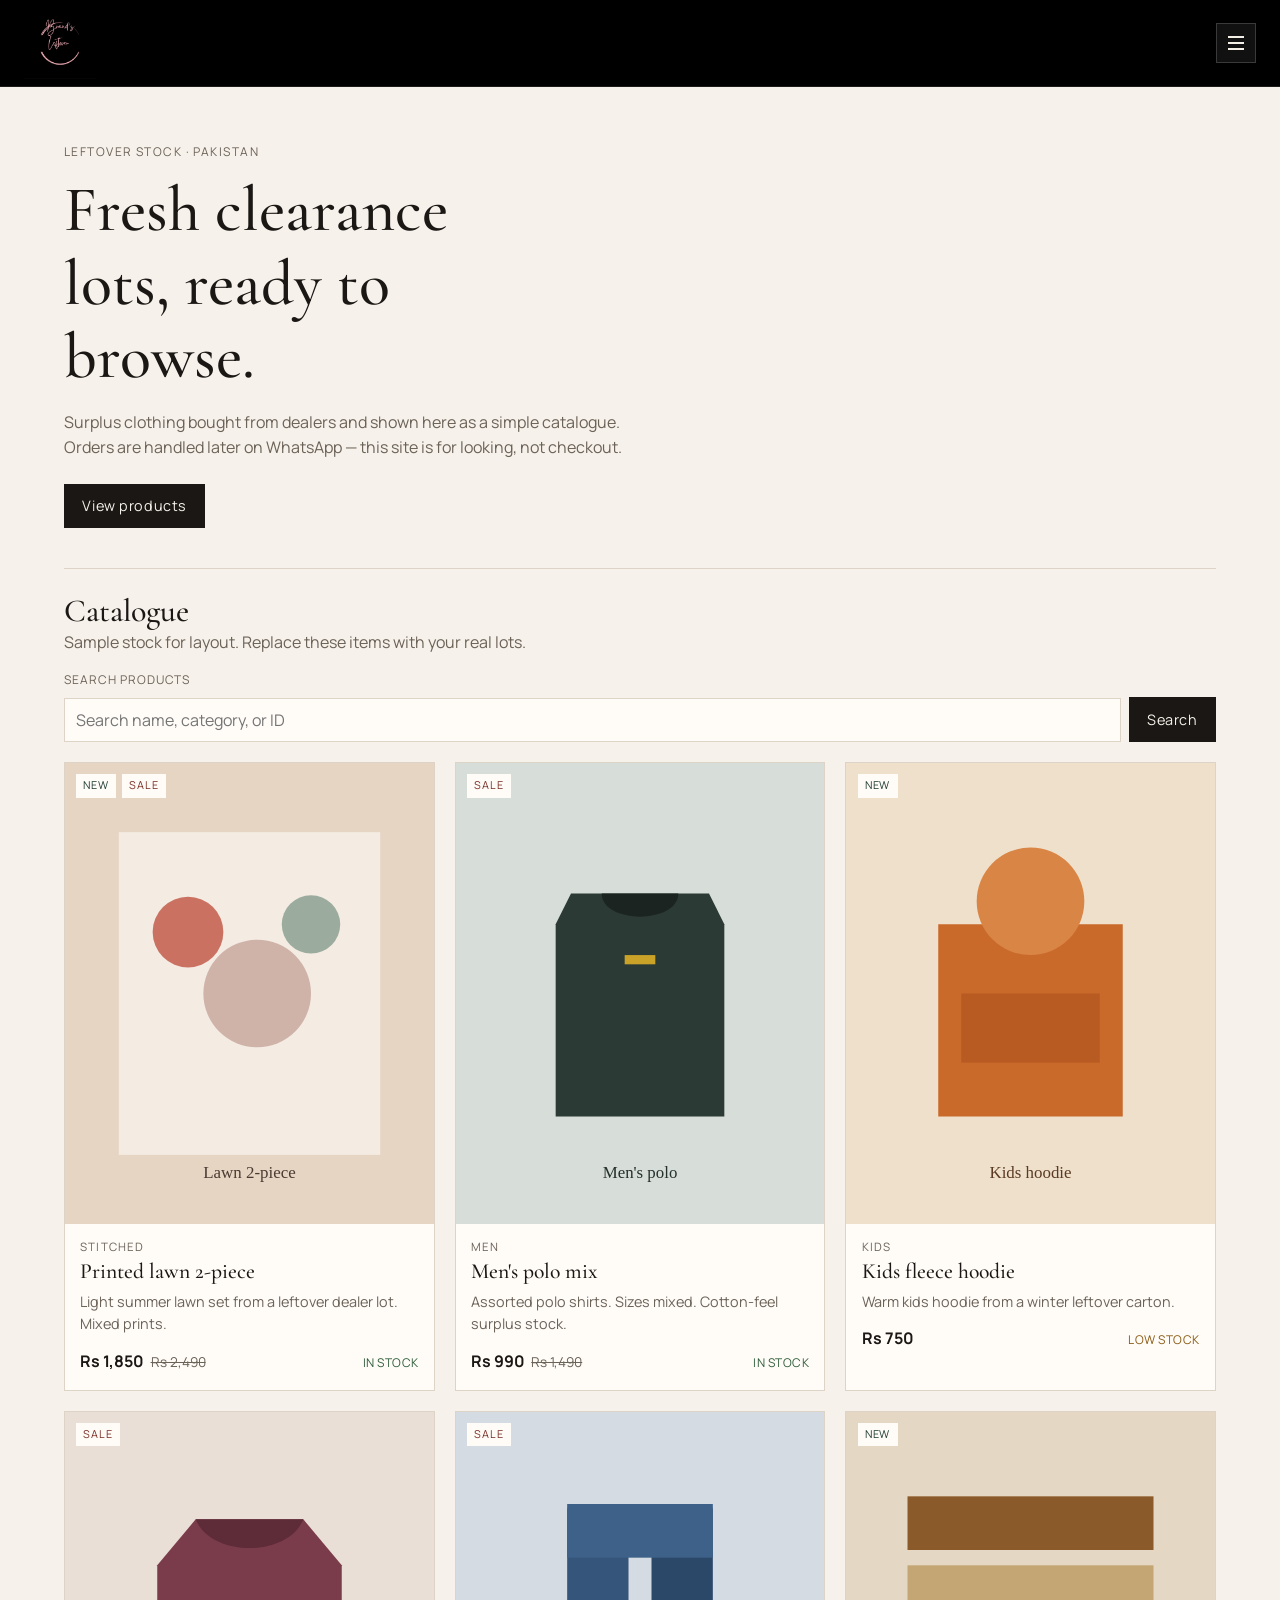
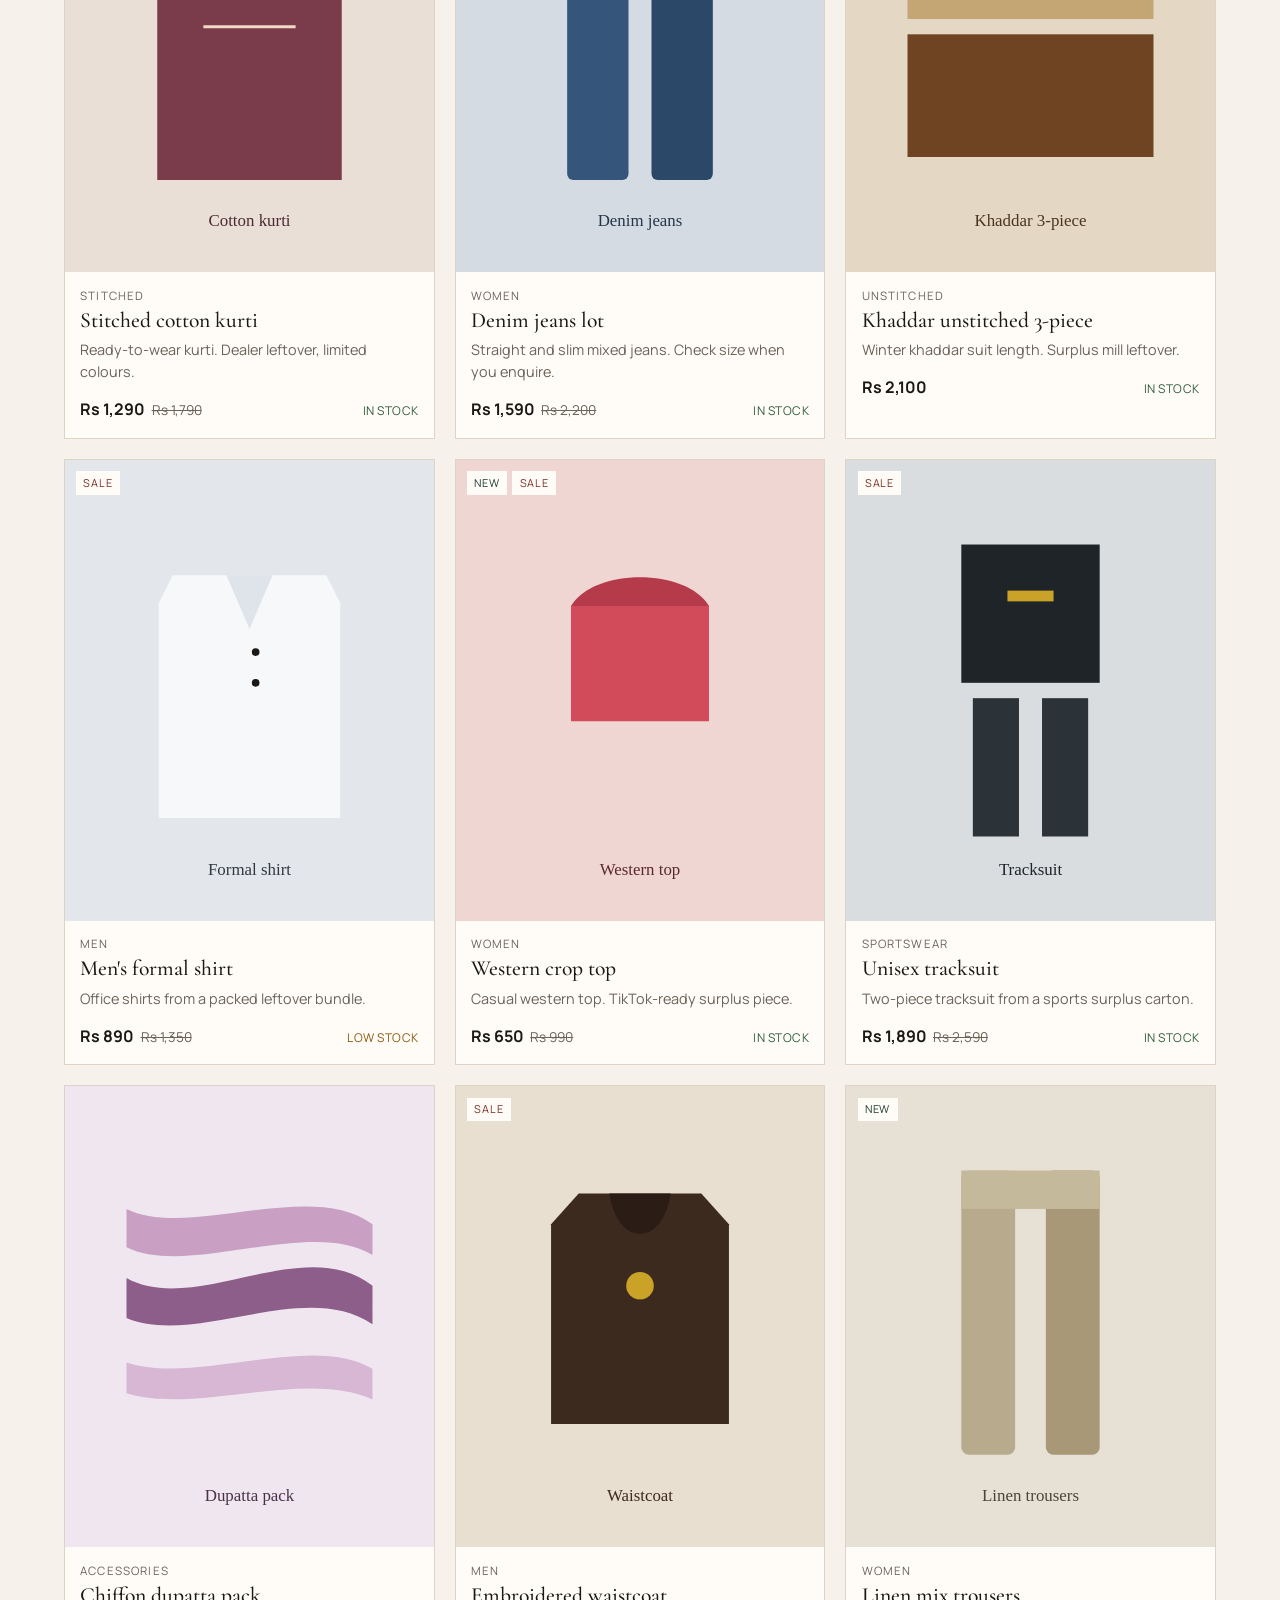
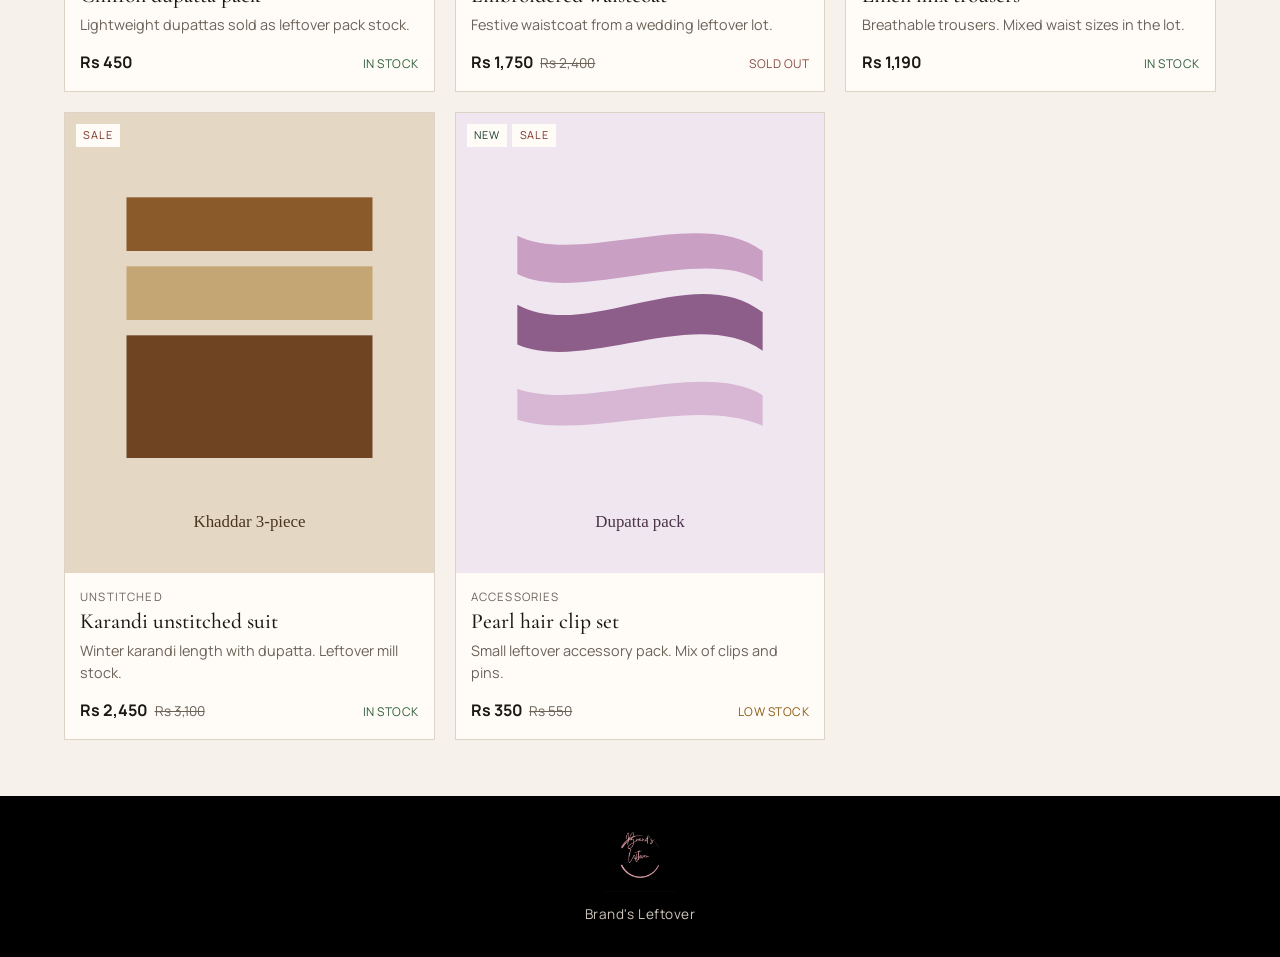
<file: MyProject/index.html>
<!DOCTYPE html>
<html lang="en">
<head>
  <meta charset="UTF-8">
  <meta name="viewport" content="width=device-width, initial-scale=1.0">
  <title>Brand's Leftover | Fashion Clearance</title>
  <link rel="preconnect" href="https://fonts.googleapis.com">
  <link rel="preconnect" href="https://fonts.gstatic.com" crossorigin>
  <link href="https://fonts.googleapis.com/css2?family=Cormorant+Garamond:wght@500;600&family=Manrope:wght@400;500;600;700&display=swap" rel="stylesheet">
  <link rel="stylesheet" href="styles.css">
</head>
<body>
  <div class="drawer-overlay" data-close-drawer hidden></div>

  <aside id="site-drawer" class="drawer" aria-hidden="true">
    <div class="drawer__head">
      <a class="logo logo--drawer" href="#home">
        <img src="assets/logo.png" alt="Brand's Leftover" width="960" height="958">
      </a>
      <button class="icon-button" type="button" data-close-drawer aria-label="Close menu">
        <span aria-hidden="true">&times;</span>
      </button>
    </div>
    <nav class="drawer__nav" aria-label="Site">
      <a href="#home">Home</a>
      <a href="#new">New Collection</a>
      <a href="#sale">Sale</a>
      <a href="#women">Women</a>
      <a href="#unstitched">Unstitched</a>
      <a href="#stitched">Stitched</a>
      <a href="#accessories">Accessories</a>
      <a id="whatsapp-link" href="https://wa.me/923001234567" target="_blank" rel="noopener noreferrer">WhatsApp Us</a>
      <a href="#about">About Us</a>
      <a href="#contact">Contact</a>
    </nav>
  </aside>

  <header class="site-header">
    <a class="logo" href="#home">
      <img src="assets/logo.png" alt="Brand's Leftover" width="960" height="958">
    </a>
    <button
      class="icon-button hamburger"
      type="button"
      aria-label="Open menu"
      aria-expanded="false"
      aria-controls="site-drawer"
      data-open-drawer
    >
      <span class="hamburger__bar"></span>
      <span class="hamburger__bar"></span>
      <span class="hamburger__bar"></span>
    </button>
  </header>

  <main>
    <section id="view-home">
      <section class="hero" id="home-hero">
        <p class="eyebrow">Leftover stock · Pakistan</p>
        <h1>Fresh clearance lots, ready to browse.</h1>
        <p class="lede">
          Surplus clothing bought from dealers and shown here as a simple catalogue.
          Orders are handled later on WhatsApp — this site is for looking, not checkout.
        </p>
        <a class="button" href="#products">View products</a>
      </section>

      <section id="products" class="products">
        <div class="products__intro">
          <div>
            <h2 id="catalogue-title">Catalogue</h2>
            <p id="catalogue-note">Sample stock for layout. Replace these items with your real lots.</p>
          </div>
          <form id="search-form" class="search-form" role="search">
            <label class="search-form__label" for="search-input">Search products</label>
            <input id="search-input" type="search" name="q" placeholder="Search name, category, or ID" autocomplete="off">
            <button class="button" type="submit">Search</button>
          </form>
        </div>
        <div id="product-grid" class="product-grid"></div>
      </section>
    </section>

    <section id="view-detail" class="detail-view" hidden></section>

    <section id="view-about" class="page-block" hidden>
      <p class="eyebrow">About</p>
      <h1>A small clearance lot, shown simply.</h1>
      <p class="lede">
        Brand's Leftover is a Pakistani clothing clearance catalogue. Leftover and surplus stock is
        bought from dealers and sold mainly on TikTok and Facebook. This website is only a
        showcase so you can browse what is in hand.
      </p>
      <p>There is no cart or online payment. If something looks right, use WhatsApp to ask.</p>
    </section>

    <section id="view-contact" class="page-block" hidden>
      <p class="eyebrow">Contact</p>
      <h1>Ask about a piece.</h1>
      <p class="lede">
        Mention the product ID when you message. Replace the WhatsApp number in
        <code>products.js</code> with your real number.
      </p>
      <p>
        <a id="contact-whatsapp" class="button" href="https://wa.me/923001234567" target="_blank" rel="noopener noreferrer">WhatsApp Us</a>
      </p>
    </section>
  </main>

  <footer class="site-footer">
    <a class="logo logo--footer" href="#home">
      <img src="assets/logo.png" alt="Brand's Leftover" width="960" height="958">
    </a>
    <p>Brand's Leftover</p>
  </footer>

  <script src="products.js"></script>
  <script src="script.js"></script>
</body>
</html>
</file>
<file: MyProject/styles.css>
:root {
  --bg: #f6f1ea;
  --bg-deep: #efe6db;
  --ink: #1a1714;
  --muted: #6b6258;
  --line: #ddd3c6;
  --paper: #fffcf8;
  --accent: #7a2e24;
  --sale: #7a2e24;
  --new: #1f3d34;
  --ok: #2f5d3a;
  --warn: #8a5a12;
  --out: #8a4a44;
  --header-h: 4.75rem;
  --header-bg: #000000;
  --drawer-w: 18rem;
}

*,
*::before,
*::after {
  box-sizing: border-box;
}

html {
  scroll-behavior: smooth;
}

[hidden] {
  display: none !important;
}

body {
  margin: 0;
  font-family: Manrope, system-ui, sans-serif;
  font-size: 1rem;
  line-height: 1.55;
  color: var(--ink);
  background: var(--bg);
}

body.drawer-open {
  overflow: hidden;
}

img {
  max-width: 100%;
  display: block;
}

a {
  color: inherit;
}

h1,
h2,
h3 {
  font-family: "Cormorant Garamond", Georgia, serif;
  font-weight: 500;
  line-height: 1.15;
  margin: 0;
}

.site-header {
  position: sticky;
  top: 0;
  z-index: 20;
  display: flex;
  align-items: center;
  justify-content: space-between;
  gap: 0.75rem;
  min-height: var(--header-h);
  padding: 0.45rem 1rem;
  background: var(--header-bg);
  border-bottom: 1px solid #1c1c1c;
}

.logo {
  display: flex;
  align-items: center;
  min-width: 0;
  max-width: calc(100% - 3.25rem);
  text-decoration: none;
}

.logo img {
  display: block;
  width: auto;
  height: auto;
  max-height: 3.75rem;
  max-width: 100%;
  object-fit: contain;
  object-position: left center;
}

.logo--drawer {
  max-width: calc(100% - 3.25rem);
}

.logo--drawer img {
  max-height: 3.35rem;
}

.logo--footer {
  max-width: 7.5rem;
}

.logo--footer img {
  max-height: 5.5rem;
}

.icon-button {
  width: 2.5rem;
  height: 2.5rem;
  flex-shrink: 0;
  padding: 0;
  border: 1px solid #3a3a3a;
  background: #111111;
  color: #f4efe6;
  cursor: pointer;
}

.icon-button span {
  font-size: 1.4rem;
  line-height: 1;
}

.hamburger {
  display: flex;
  flex-direction: column;
  justify-content: center;
  align-items: center;
  gap: 0.28rem;
}

.hamburger__bar {
  display: block;
  width: 1.05rem;
  height: 1.5px;
  background: #f4efe6;
}

.drawer-overlay {
  position: fixed;
  inset: 0;
  z-index: 30;
  background: rgba(26, 23, 20, 0.42);
}

.drawer {
  position: fixed;
  top: 0;
  right: 0;
  z-index: 40;
  width: min(var(--drawer-w), 88vw);
  height: 100%;
  display: flex;
  flex-direction: column;
  overflow: auto;
  background: var(--paper);
  border-left: 1px solid var(--line);
  transform: translateX(100%);
  transition: transform 0.2s ease;
}

.drawer.is-open {
  transform: none;
}

.drawer__head {
  display: flex;
  align-items: center;
  justify-content: space-between;
  gap: 0.75rem;
  min-height: var(--header-h);
  padding: 0.45rem 1rem;
  background: var(--header-bg);
  border-bottom: 1px solid #1c1c1c;
}

.drawer__nav {
  display: flex;
  flex-direction: column;
  padding: 1.25rem 1rem;
  gap: 0.25rem;
}

.drawer__nav a {
  padding: 0.7rem 0.2rem;
  text-decoration: none;
  border-bottom: 1px solid var(--line);
}

.drawer__nav a.is-active {
  color: var(--accent);
}

main {
  width: min(72rem, calc(100% - 2rem));
  margin: 0 auto;
  padding-bottom: 3.5rem;
}

.hero {
  padding: 2.25rem 0 2rem;
}

.eyebrow {
  margin: 0 0 0.7rem;
  font-size: 0.75rem;
  letter-spacing: 0.12em;
  text-transform: uppercase;
  color: var(--muted);
}

h1 {
  font-size: clamp(2.1rem, 8vw, 4rem);
  max-width: 12ch;
}

.lede {
  max-width: 36rem;
  margin: 1rem 0 1.5rem;
  color: var(--muted);
}

.button {
  display: inline-block;
  padding: 0.7rem 1.15rem;
  border: 0;
  background: var(--ink);
  color: var(--bg);
  text-decoration: none;
  font: inherit;
  font-size: 0.9rem;
  letter-spacing: 0.04em;
  cursor: pointer;
}

.products {
  padding-top: 0.5rem;
}

.products__intro {
  display: flex;
  flex-direction: column;
  gap: 1rem;
  margin-bottom: 1.25rem;
  padding-top: 1.5rem;
  border-top: 1px solid var(--line);
}

.search-form {
  display: flex;
  flex-wrap: wrap;
  gap: 0.5rem;
  align-items: end;
}

.search-form__label {
  width: 100%;
  font-size: 0.75rem;
  letter-spacing: 0.08em;
  text-transform: uppercase;
  color: var(--muted);
}

.search-form input[type="search"] {
  flex: 1 1 12rem;
  min-height: 2.5rem;
  padding: 0.55rem 0.7rem;
  border: 1px solid var(--line);
  background: var(--paper);
  color: var(--ink);
  font: inherit;
}

.products__intro h2 {
  font-size: 2rem;
}

.products__intro p {
  margin: 0;
  color: var(--muted);
}

.product-grid {
  display: grid;
  grid-template-columns: 1fr;
  gap: 1rem;
}

.product-card {
  display: block;
  background: var(--paper);
  border: 1px solid var(--line);
  text-decoration: none;
  color: inherit;
}

.page-block {
  padding: 2.25rem 0 2rem;
}

.page-block h1,
.detail h1 {
  max-width: none;
  font-size: clamp(1.8rem, 5vw, 2.8rem);
}

.back-link {
  display: inline-block;
  margin: 1.5rem 0 1rem;
  color: var(--muted);
  text-decoration: none;
}

.detail {
  display: grid;
  gap: 1.25rem;
  padding-bottom: 2rem;
}

.detail__media {
  background: var(--bg-deep);
  border: 1px solid var(--line);
}

.detail__media img {
  width: 100%;
  aspect-ratio: 4 / 5;
  object-fit: cover;
}

.detail__badges {
  position: static;
  margin: 0.75rem 0;
}

.detail__body .price {
  margin: 0.75rem 0 0.35rem;
  font-size: 1.15rem;
}

.detail__id {
  margin: 0.75rem 0;
  color: var(--muted);
  font-size: 0.9rem;
  letter-spacing: 0.04em;
}

.product-card__media {
  position: relative;
  background: var(--bg-deep);
}

.product-card__media img {
  width: 100%;
  aspect-ratio: 4 / 5;
  object-fit: cover;
}

.product-card__badges {
  position: absolute;
  top: 0.7rem;
  left: 0.7rem;
  display: flex;
  gap: 0.35rem;
}

.badge {
  padding: 0.2rem 0.45rem;
  font-size: 0.68rem;
  letter-spacing: 0.08em;
  text-transform: uppercase;
  background: var(--paper);
}

.badge--new {
  color: var(--new);
}

.badge--sale {
  color: var(--sale);
}

.product-card__body {
  padding: 0.9rem 0.95rem 1rem;
}

.product-card__category {
  margin: 0 0 0.2rem;
  font-size: 0.72rem;
  letter-spacing: 0.1em;
  text-transform: uppercase;
  color: var(--muted);
}

.product-card h3 {
  font-size: 1.35rem;
}

.product-card__desc {
  margin: 0.4rem 0 0.85rem;
  font-size: 0.9rem;
  color: var(--muted);
}

.product-card__meta {
  display: flex;
  align-items: baseline;
  justify-content: space-between;
  gap: 0.75rem;
}

.price {
  margin: 0;
  display: flex;
  flex-wrap: wrap;
  align-items: baseline;
  gap: 0.4rem;
}

.price__now {
  font-weight: 700;
}

.price__old {
  color: var(--muted);
  text-decoration: line-through;
  font-size: 0.85rem;
}

.stock {
  margin: 0;
  font-size: 0.75rem;
  letter-spacing: 0.04em;
  text-transform: uppercase;
}

.stock--in-stock {
  color: var(--ok);
}

.stock--low-stock {
  color: var(--warn);
}

.stock--sold-out {
  color: var(--out);
}

.empty {
  color: var(--muted);
}

.site-footer {
  display: flex;
  flex-direction: column;
  align-items: center;
  gap: 0.75rem;
  padding: 1.5rem 1rem 2rem;
  background: var(--header-bg);
  color: #cfc6bc;
  text-align: center;
}

.site-footer p {
  margin: 0;
  font-size: 0.85rem;
  letter-spacing: 0.04em;
}

.site-footer .logo--footer {
  max-width: 7.5rem;
}

@media (min-width: 640px) {
  .site-header,
  .drawer__head {
    padding-left: 1.5rem;
    padding-right: 1.5rem;
  }

  main {
    width: min(72rem, calc(100% - 3rem));
  }

  .hero {
    padding-top: 3.5rem;
  }

  .logo img {
    max-height: 4.15rem;
  }

  .logo--drawer img {
    max-height: 3.6rem;
  }

  .logo--footer img {
    max-height: 6.25rem;
  }

  .product-grid {
    grid-template-columns: repeat(2, 1fr);
  }

  .detail {
    grid-template-columns: 1fr 1fr;
    align-items: start;
    padding-top: 1.5rem;
  }
}

@media (min-width: 1024px) {
  .product-grid {
    grid-template-columns: repeat(3, 1fr);
    gap: 1.25rem;
  }

  h1 {
    max-width: 14ch;
  }

  .logo img {
    max-height: 4.5rem;
  }
}
</file>
